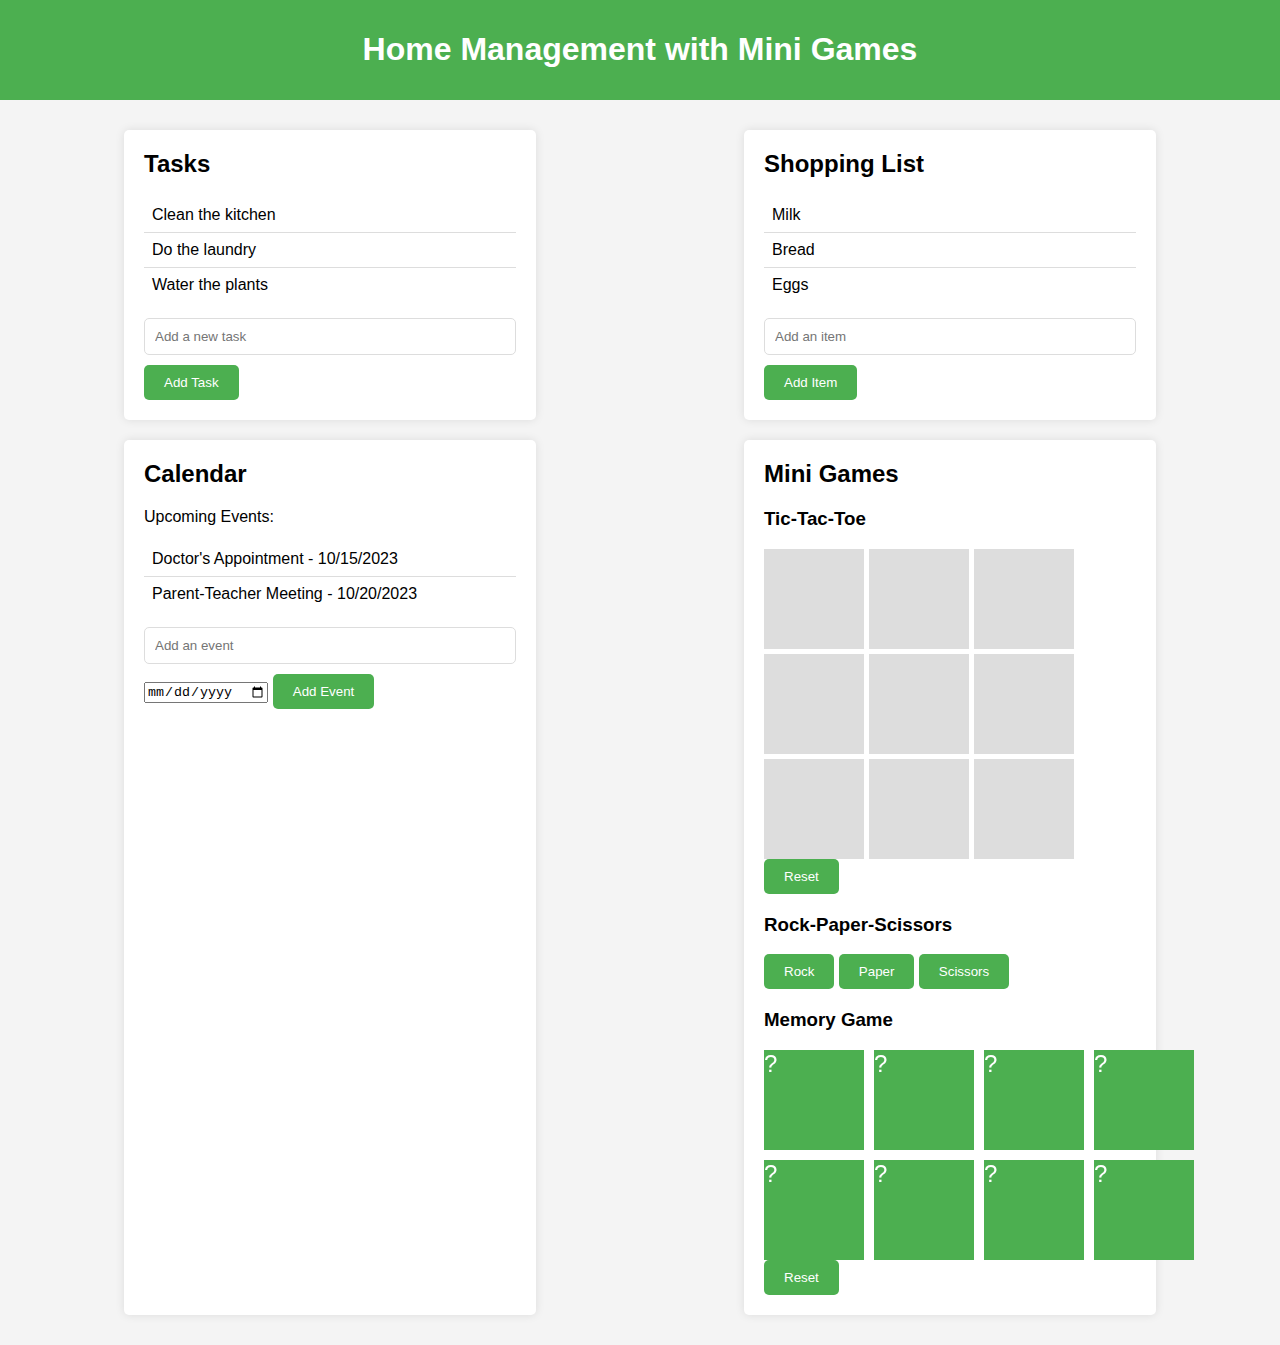
<file: home-management/home-management/index.html>
<!DOCTYPE html>
<html lang="en">
<head>
    <meta charset="UTF-8">
    <meta name="viewport" content="width=device-width, initial-scale=1.0">
    <title>Home Management with Mini Games</title>
    <style>
        body {
            font-family: Arial, sans-serif;
            margin: 0;
            padding: 0;
            background-color: #f4f4f4;
        }
        header {
            background-color: #4CAF50;
            color: white;
            padding: 10px 0;
            text-align: center;
        }
        .container {
            display: flex;
            flex-wrap: wrap;
            justify-content: space-around;
            padding: 20px;
        }
        .section {
            background-color: white;
            border-radius: 5px;
            box-shadow: 0 0 10px rgba(0, 0, 0, 0.1);
            margin: 10px;
            padding: 20px;
            width: 30%;
            min-width: 300px;
        }
        .section h2 {
            margin-top: 0;
        }
        ul {
            list-style-type: none;
            padding: 0;
        }
        ul li {
            padding: 8px;
            border-bottom: 1px solid #ddd;
        }
        ul li:last-child {
            border-bottom: none;
        }
        input[type="text"] {
            width: calc(100% - 22px);
            padding: 10px;
            margin-bottom: 10px;
            border: 1px solid #ddd;
            border-radius: 5px;
        }
        button {
            padding: 10px 20px;
            background-color: #4CAF50;
            color: white;
            border: none;
            border-radius: 5px;
            cursor: pointer;
        }
        button:hover {
            background-color: #45a049;
        }
        .game {
            margin-top: 20px;
        }
        .game-board {
            display: grid;
            grid-template-columns: repeat(3, 100px);
            grid-gap: 5px;
            margin-top: 10px;
        }
        .game-board div {
            width: 100px;
            height: 100px;
            background-color: #ddd;
            display: flex;
            align-items: center;
            justify-content: center;
            font-size: 24px;
            cursor: pointer;
        }
        .game-board div:hover {
            background-color: #ccc;
        }
        .memory-game {
            display: grid;
            grid-template-columns: repeat(4, 100px);
            grid-gap: 10px;
            margin-top: 10px;
        }
        .memory-card {
            width: 100px;
            height: 100px;
            background-color: #4CAF50;
            color: white;
            display: flex;
            align-items: center;
            justify-content: center;
            font-size: 24px;
            cursor: pointer;
            position: relative;
            transform-style: preserve-3d;
            transition: transform 0.5s;
        }
        .memory-card.flipped {
            transform: rotateY(180deg);
        }
        .memory-card .front,
        .memory-card .back {
            position: absolute;
            width: 100%;
            height: 100%;
            backface-visibility: hidden;
        }
        .memory-card .back {
            transform: rotateY(180deg);
        }
    </style>
</head>
<body>

<header>
    <h1>Home Management with Mini Games</h1>
</header>

<div class="container">
    <!-- Tasks Section -->
    <div class="section">
        <h2>Tasks</h2>
        <ul id="taskList">
            <li>Clean the kitchen</li>
            <li>Do the laundry</li>
            <li>Water the plants</li>
        </ul>
        <input type="text" id="taskInput" placeholder="Add a new task">
        <button onclick="addTask()">Add Task</button>
    </div>

    <!-- Shopping List Section -->
    <div class="section">
        <h2>Shopping List</h2>
        <ul id="shoppingList">
            <li>Milk</li>
            <li>Bread</li>
            <li>Eggs</li>
        </ul>
        <input type="text" id="shoppingInput" placeholder="Add an item">
        <button onclick="addShoppingItem()">Add Item</button>
    </div>

    <!-- Calendar Section -->
    <div class="section">
        <h2>Calendar</h2>
        <p>Upcoming Events:</p>
        <ul id="calendarEvents">
            <li>Doctor's Appointment - 10/15/2023</li>
            <li>Parent-Teacher Meeting - 10/20/2023</li>
        </ul>
        <input type="text" id="eventInput" placeholder="Add an event">
        <input type="date" id="eventDate">
        <button onclick="addEvent()">Add Event</button>
    </div>

    <!-- Mini Games Section -->
    <div class="section">
        <h2>Mini Games</h2>
        <div class="game">
            <h3>Tic-Tac-Toe</h3>
            <div class="game-board" id="ticTacToeBoard">
                <div data-index="0"></div>
                <div data-index="1"></div>
                <div data-index="2"></div>
                <div data-index="3"></div>
                <div data-index="4"></div>
                <div data-index="5"></div>
                <div data-index="6"></div>
                <div data-index="7"></div>
                <div data-index="8"></div>
            </div>
            <button onclick="resetTicTacToe()">Reset</button>
        </div>

        <div class="game">
            <h3>Rock-Paper-Scissors</h3>
            <button onclick="playRockPaperScissors('rock')">Rock</button>
            <button onclick="playRockPaperScissors('paper')">Paper</button>
            <button onclick="playRockPaperScissors('scissors')">Scissors</button>
            <p id="rpsResult"></p>
        </div>

        <div class="game">
            <h3>Memory Game</h3>
            <div class="memory-game" id="memoryGame">
                <!-- Cards will be generated dynamically -->
            </div>
            <button onclick="resetMemoryGame()">Reset</button>
        </div>
    </div>
</div>

<script>
    // Home Management Functions
    function addTask() {
        const taskInput = document.getElementById('taskInput');
        const taskList = document.getElementById('taskList');
        if (taskInput.value.trim() !== '') {
            const li = document.createElement('li');
            li.textContent = taskInput.value;
            taskList.appendChild(li);
            taskInput.value = '';
        }
    }

    function addShoppingItem() {
        const shoppingInput = document.getElementById('shoppingInput');
        const shoppingList = document.getElementById('shoppingList');
        if (shoppingInput.value.trim() !== '') {
            const li = document.createElement('li');
            li.textContent = shoppingInput.value;
            shoppingList.appendChild(li);
            shoppingInput.value = '';
        }
    }
    
    function addEvenQueryt() {
        const eventInput = document.getElementById('eventInput');
        const eventDate = document.getElementById('eventDate');
        const calendarEvents = document.getElementById('calendarEvents');
        if (eventInput.value.trim() !== '' && eventDate.value !== '') {
            const li = document.createElement('li');
            li.textContent = `${eventInput.value} - ${eventDate.value}`;
            calendarEvents.appendChild(li);
            eventInput.value = '';
            eventDate.value = '';
        }
    }
    //TODO:MAKE A FUNCTION THAT ADDS AN EVENT TO THE CALENDAR work with a time function
    function addEvent() {
        const eventInput = document.getElementById('eventInput');
        const eventDate = document.getElementById('eventDate');
        const calendarEvents = document.getElementById('calendarEvents');
        if (eventInput.value.trim() !== '' && eventDate.value !== '') {
            const li = document.createElement('li');
            li.textContent = `${eventInput.value} - ${eventDate.value}`;
            calendarEvents.appendChild(li);
            eventInput.value = '';
            eventDate.value = '';
        }
    }

    // Tic-Tac-Toe Game
    let currentPlayer = 'X';
    let board = ['', '', '', '', '', '', '', '', ''];
    const ticTacToeBoard = document.getElementById('ticTacToeBoard');

    ticTacToeBoard.addEventListener('click', (e) => {
        const cell = e.target;
        const index = cell.getAttribute('data-index');
        if (board[index] === '' && !checkWinner()) {
            board[index] = currentPlayer;
            cell.textContent = currentPlayer;
            if (checkWinner()) {
                alert(`${currentPlayer} wins!`);
            } else if (board.every(cell => cell !== '')) {
                alert('It\'s a draw!');
            } else {
                currentPlayer = currentPlayer === 'X' ? 'O' : 'X';
            }
        }
    });

    function checkWinner() {
        const winningCombinations = [
            [0, 1, 2], [3, 4, 5], [6, 7, 8], // Rows
            [0, 3, 6], [1, 4, 7], [2, 5, 8], // Columns
            [0, 4, 8], [2, 4, 6]             // Diagonals
        ];
        for (const combo of winningCombinations) {
            if (board[combo[0]] !== '' && board[combo[0]] === board[combo[1]] && board[combo[1]] === board[combo[2]]) {
                return true;
            }
        }
        return false;
    }

    function resetTicTacToe() {
        board = ['', '', '', '', '', '', '', '', ''];
        currentPlayer = 'X';
        Array.from(ticTacToeBoard.children).forEach(cell => cell.textContent = '');
    }

    // Rock-Paper-Scissors Game
    function playRockPaperScissors(playerChoice) {
        const choices = ['rock', 'paper', 'scissors'];
        const computerChoice = choices[Math.floor(Math.random() * 3)];
        let result = '';

        if (playerChoice === computerChoice) {
            result = 'It\'s a tie!';
        } else if (
            (playerChoice === 'rock' && computerChoice === 'scissors') ||
            (playerChoice === 'paper' && computerChoice === 'rock') ||
            (playerChoice === 'scissors' && computerChoice === 'paper')
        ) {
            result = 'You win!';
        } else {
            result = 'You lose!';
        }

        document.getElementById('rpsResult').textContent = `You chose ${playerChoice}, computer chose ${computerChoice}. ${result}`;
    }

    // Memory Game
    const memoryGame = document.getElementById('memoryGame');
    const cards = ['A', 'B', 'C', 'D', 'A', 'B', 'C', 'D'];
    let flippedCards = [];
    let matchedCards = [];

    function createMemoryGame() {
        cards.sort(() => Math.random() - 0.5);
        memoryGame.innerHTML = '';
        cards.forEach((card, index) => {
            const memoryCard = document.createElement('div');
            memoryCard.classList.add('memory-card');
            memoryCard.dataset.value = card;
            memoryCard.innerHTML = `
                <div class="front">?</div>
                <div class="back">${card}</div>
            `;
            memoryCard.addEventListener('click', flipCard);
            memoryGame.appendChild(memoryCard);
        });
    }

    function flipCard() {
        if (flippedCards.length < 2 && !this.classList.contains('flipped')) {
            this.classList.add('flipped');
            flippedCards.push(this);
            if (flippedCards.length === 2) {
                checkForMatch();
            }
        }
    }

    function checkForMatch() {
        const [card1, card2] = flippedCards;
        if (card1.dataset.value === card2.dataset.value) {
            matchedCards.push(card1, card2);
            if (matchedCards.length === cards.length) {
                alert('You win!');
            }
        } else {
            setTimeout(() => {
                card1.classList.remove('flipped');
                card2.classList.remove('flipped');
            }, 1000);
        }
        flippedCards = [];
    }

    function resetMemoryGame() {
        flippedCards = [];
        matchedCards = [];
        createMemoryGame();
    }

    // Initialize Memory Game
    createMemoryGame();
</script>

</body>
</html>
</file>
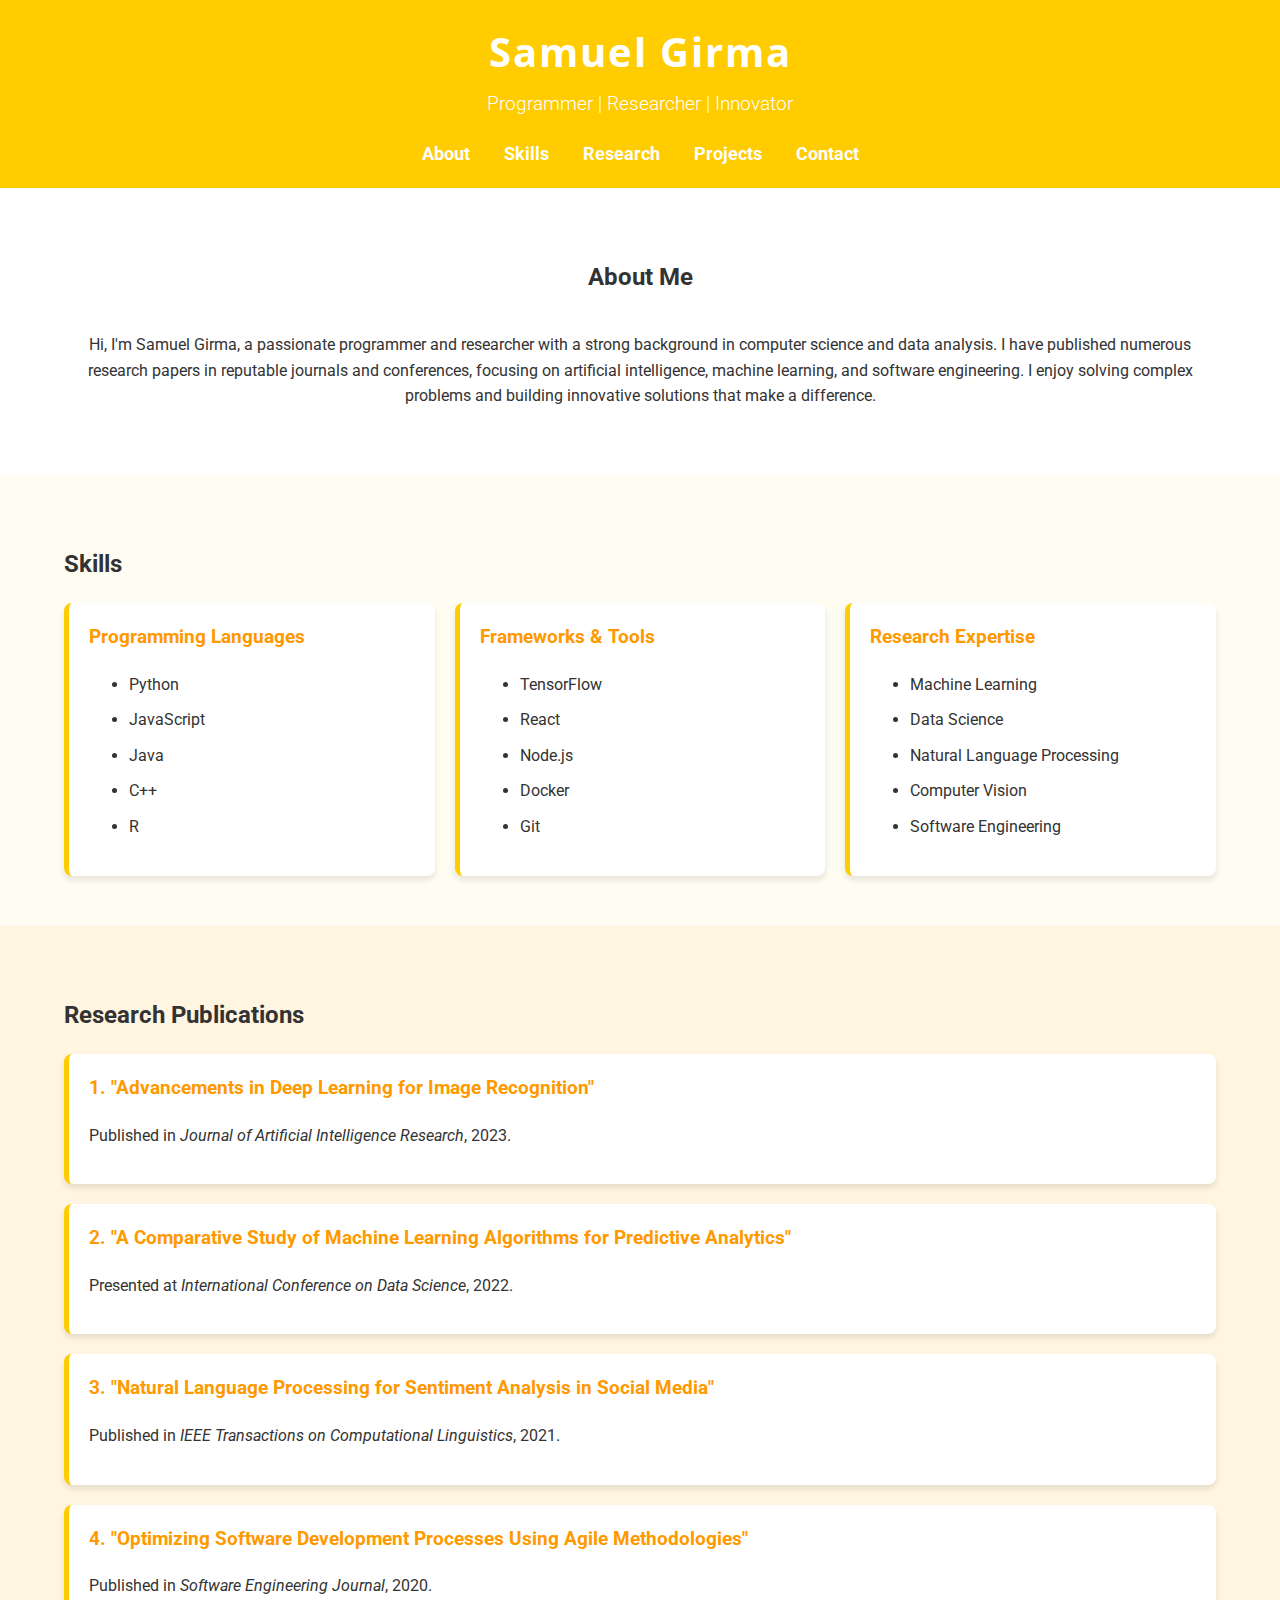
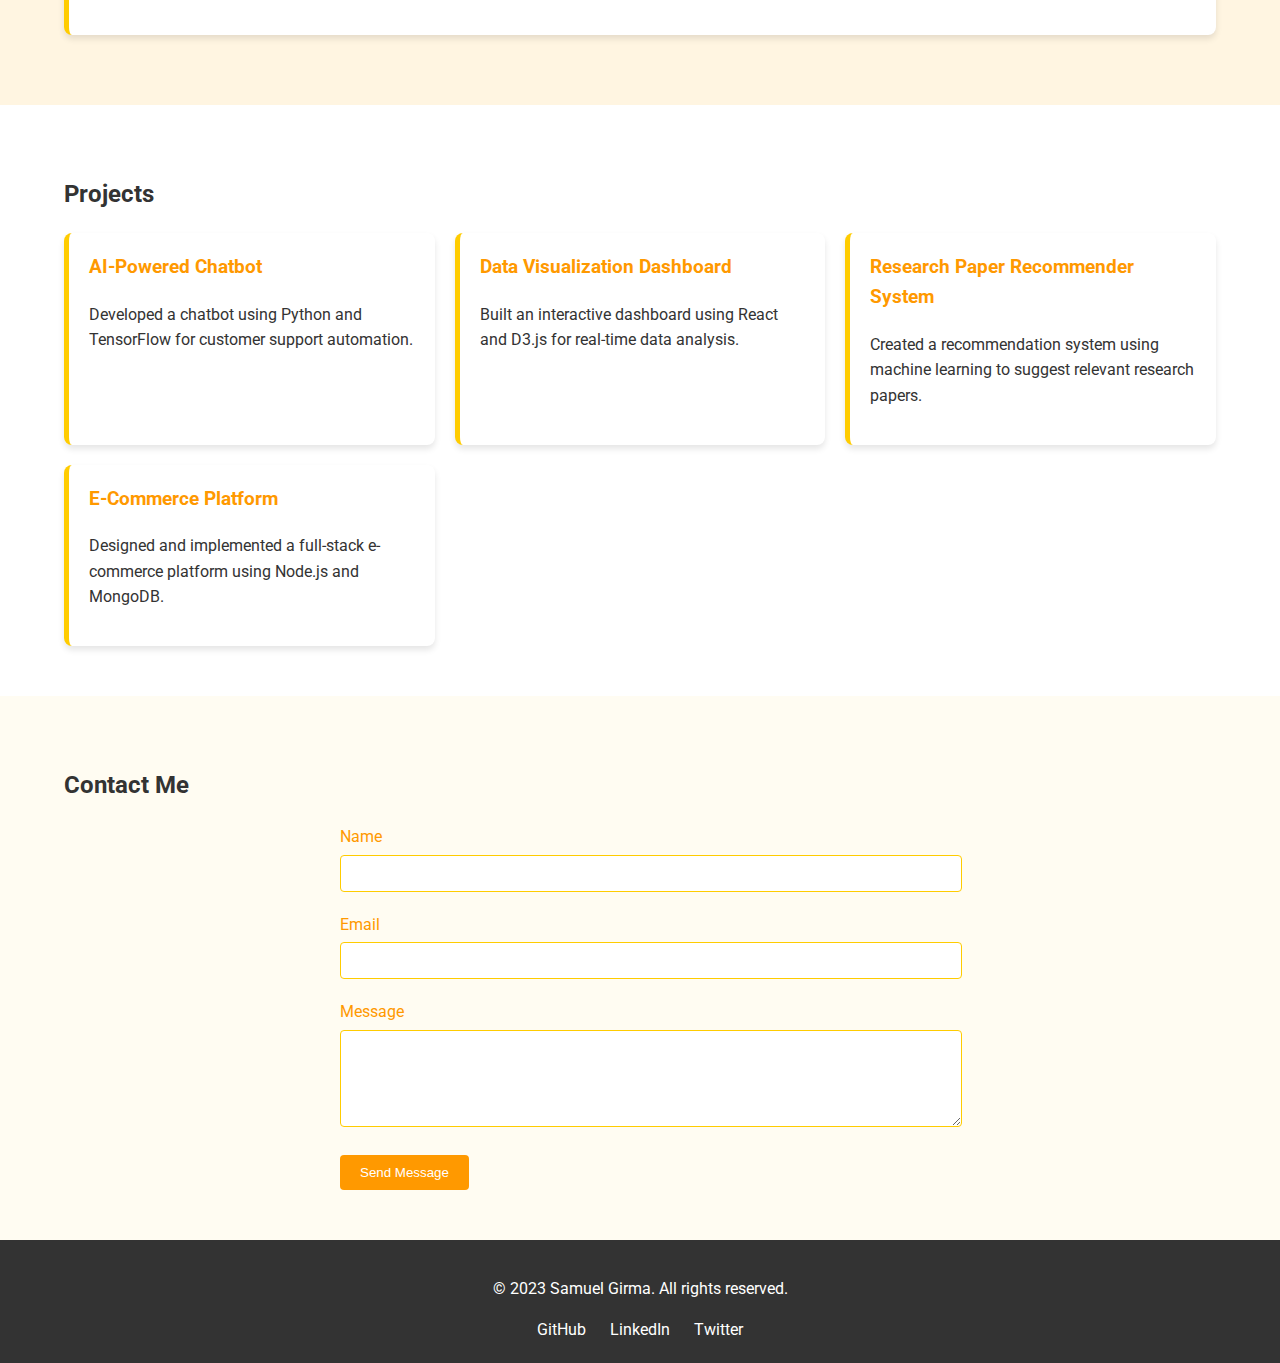
<file: New Folder/New Folder/index.html>
<!DOCTYPE html>
<html lang="en">
<head>
  <meta charset="UTF-8">
  <meta name="viewport" content="width=device-width, initial-scale=1.0">
  <title>Samuel Girma - Portfolio</title>
  <link rel="stylesheet" href="styles.css">
  <link href="https://fonts.googleapis.com/css2?family=Roboto:wght@400;700&family=Open+Sans:wght@400;600&display=swap" rel="stylesheet">
</head>
<body>
  <!-- Header Section -->
  <header>
    <div class="container">
      <h1>Samuel Girma</h1>
      <p>Programmer | Researcher | Innovator</p>
      <nav>
        <ul>
          <li><a href="#about">About</a></li>
          <li><a href="#skills">Skills</a></li>
          <li><a href="#research">Research</a></li>
          <li><a href="#projects">Projects</a></li>
          <li><a href="#contact">Contact</a></li>
        </ul>
      </nav>
    </div>
  </header>

  <!-- About Section -->
  <section id="about" class="about">
    <div class="container">
      <h2>About Me</h2>
      <div class="about-content">
        <p>
          Hi, I'm Samuel Girma, a passionate programmer and researcher with a strong background in computer science and data analysis. I have published numerous research papers in reputable journals and conferences, focusing on artificial intelligence, machine learning, and software engineering. I enjoy solving complex problems and building innovative solutions that make a difference.
        </p>
      </div>
    </div>
  </section>

  <!-- Skills Section -->
  <section id="skills" class="skills">
    <div class="container">
      <h2>Skills</h2>
      <div class="skills-grid">
        <div class="skill">
          <h3>Programming Languages</h3>
          <ul>
            <li>Python</li>
            <li>JavaScript</li>
            <li>Java</li>
            <li>C++</li>
            <li>R</li>
          </ul>
        </div>
        <div class="skill">
          <h3>Frameworks & Tools</h3>
          <ul>
            <li>TensorFlow</li>
            <li>React</li>
            <li>Node.js</li>
            <li>Docker</li>
            <li>Git</li>
          </ul>
        </div>
        <div class="skill">
          <h3>Research Expertise</h3>
          <ul>
            <li>Machine Learning</li>
            <li>Data Science</li>
            <li>Natural Language Processing</li>
            <li>Computer Vision</li>
            <li>Software Engineering</li>
          </ul>
        </div>
      </div>
    </div>
  </section>

  <!-- Research Section -->
  <section id="research" class="research">
    <div class="container">
      <h2>Research Publications</h2>
      <div class="research-list">
        <div class="publication">
          <h3>1. "Advancements in Deep Learning for Image Recognition"</h3>
          <p>Published in <em>Journal of Artificial Intelligence Research</em>, 2023.</p>
        </div>
        <div class="publication">
          <h3>2. "A Comparative Study of Machine Learning Algorithms for Predictive Analytics"</h3>
          <p>Presented at <em>International Conference on Data Science</em>, 2022.</p>
        </div>
        <div class="publication">
          <h3>3. "Natural Language Processing for Sentiment Analysis in Social Media"</h3>
          <p>Published in <em>IEEE Transactions on Computational Linguistics</em>, 2021.</p>
        </div>
        <div class="publication">
          <h3>4. "Optimizing Software Development Processes Using Agile Methodologies"</h3>
          <p>Published in <em>Software Engineering Journal</em>, 2020.</p>
        </div>
      </div>
    </div>
  </section>

  <!-- Projects Section -->
  <section id="projects" class="projects">
    <div class="container">
      <h2>Projects</h2>
      <div class="projects-grid">
        <div class="project">
          <h3>AI-Powered Chatbot</h3>
          <p>Developed a chatbot using Python and TensorFlow for customer support automation.</p>
        </div>
        <div class="project">
          <h3>Data Visualization Dashboard</h3>
          <p>Built an interactive dashboard using React and D3.js for real-time data analysis.</p>
        </div>
        <div class="project">
          <h3>Research Paper Recommender System</h3>
          <p>Created a recommendation system using machine learning to suggest relevant research papers.</p>
        </div>
        <div class="project">
          <h3>E-Commerce Platform</h3>
          <p>Designed and implemented a full-stack e-commerce platform using Node.js and MongoDB.</p>
        </div>
      </div>
    </div>
  </section>

  <!-- Contact Section -->
  <section id="contact" class="contact">
    <div class="container">
      <h2>Contact Me</h2>
      <form id="contact-form">
        <div class="form-group">
          <label for="name">Name</label>
          <input type="text" id="name" name="name" required>
        </div>
        <div class="form-group">
          <label for="email">Email</label>
          <input type="email" id="email" name="email" required>
        </div>
        <div class="form-group">
          <label for="message">Message</label>
          <textarea id="message" name="message" rows="5" required></textarea>
        </div>
        <button type="submit">Send Message</button>
      </form>
    </div>
  </section>

  <!-- Footer -->
  <footer>
    <div class="container">
      <p>&copy; 2023 Samuel Girma. All rights reserved.</p>
      <div class="social-links">
        <a href="https://github.com/samuelgirma" target="_blank">GitHub</a>
        <a href="https://linkedin.com/in/samuelgirma" target="_blank">LinkedIn</a>
        <a href="https://twitter.com/samuelgirma" target="_blank">Twitter</a>
      </div>
    </div>
  </footer>

  <script src="script.js"></script>
</body>
</html>
</file>
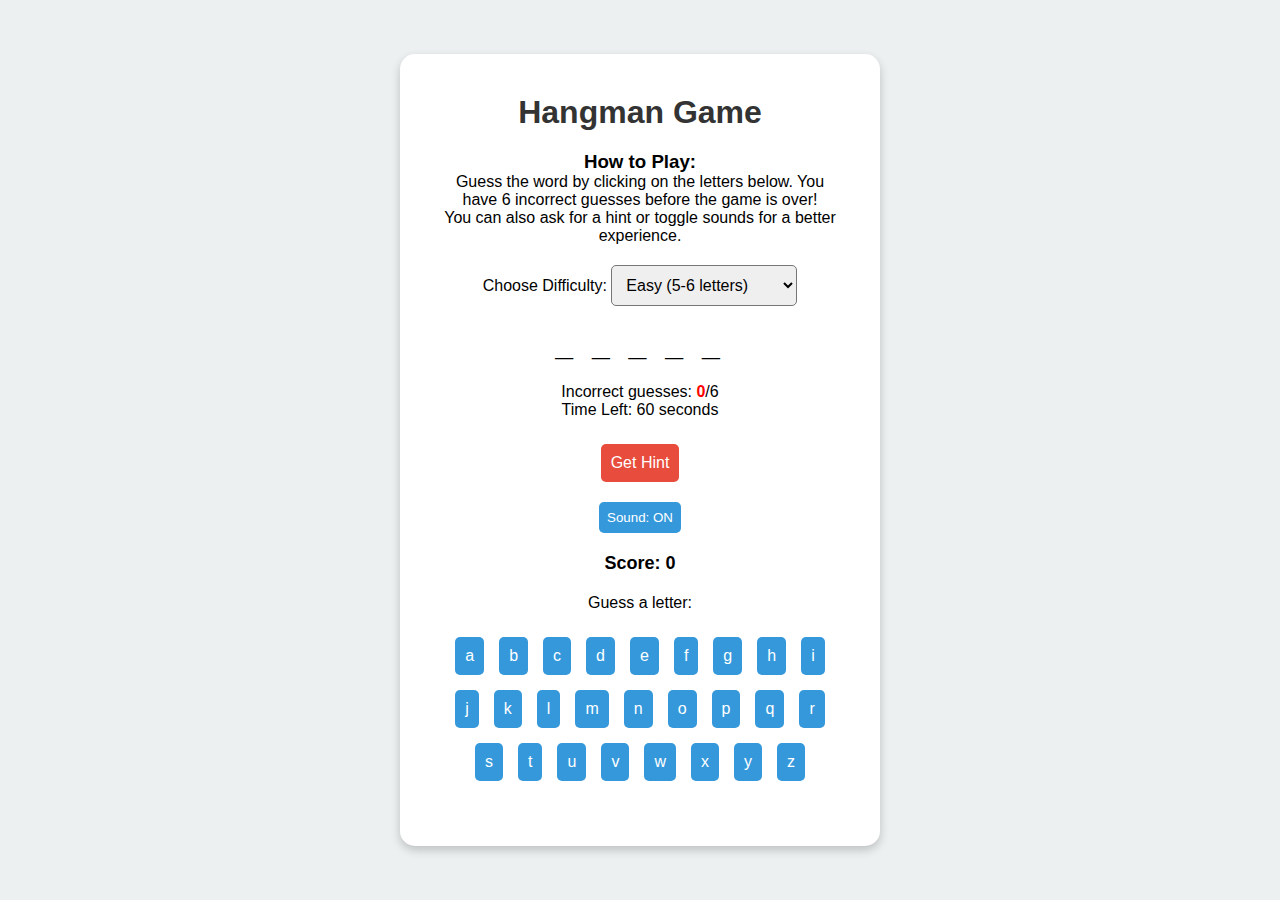
<file: PROJECT MY/bye/index.html>
<!DOCTYPE html>
<html lang="en">

<head>
    <meta charset="UTF-8">
    <meta name="viewport" content="width=device-width, initial-scale=1.0">
    <title>Hangman Game - Bye</title>
    <link rel="stylesheet" href="style.css">
    <style>
        .game-container {
            background-color: #ffffff;
            padding: 40px;
            border-radius: 15px;
            box-shadow: 0 4px 10px rgba(0, 0, 0, 0.2);
            width: 480px;
            text-align: center;
            margin: auto;
        }

        .difficulty-selector,
        .score-container {
            margin: 20px 0;
        }

        .difficulty-selector select {
            padding: 10px;
            font-size: 16px;
            border-radius: 5px;
        }

        .message-container {
            margin-top: 20px;
            font-size: 20px;
            font-weight: bold;
            color: #2c3e50;
        }

        .hint-container {
            margin-top: 15px;
            font-size: 18px;
            color: #34495e;
        }

        .hint-button {
            margin-top: 10px;
            padding: 10px;
            font-size: 16px;
            background-color: #e74c3c;
            color: white;
            border: none;
            border-radius: 5px;
            cursor: pointer;
        }

        .hint-button:hover {
            background-color: #c0392b;
        }

        .sound-container {
            margin-top: 20px;
        }

        .sound-toggle {
            padding: 8px;
            background-color: #3498db;
            color: white;
            border: none;
            border-radius: 5px;
            cursor: pointer;
        }

        .sound-toggle:active {
            background-color: #2980b9;
        }

        .score-container p {
            font-size: 18px;
            font-weight: bold;
        }

        .game-theme-dark {
            background-color: #2c3e50;
            color: white;
        }

        .game-theme-light {
            background-color: #ecf0f1;
            color: black;
        }

        #letters button {
            padding: 10px;
            margin: 5px;
            font-size: 16px;
            background-color: #3498db;
            color: white;
            border: none;
            border-radius: 5px;
            cursor: pointer;
        }

        #letters button:disabled {
            background-color: #bdc3c7;
            cursor: not-allowed;
        }
    </style>
</head>

<body>
    <div class="game-container">
        <h1>Hangman Game</h1>

        <!-- Game Instructions -->
        <div class="instructions">
            <h3>How to Play:</h3>
            <p>Guess the word by clicking on the letters below. You have 6 incorrect guesses before the game is over!</p>
            <p>You can also ask for a hint or toggle sounds for a better experience.</p>
        </div>

        <!-- Difficulty Selection -->
        <div class="difficulty-selector">
            <label for="difficulty">Choose Difficulty: </label>
            <select id="difficulty" onchange="startGame()">
                <option value="easy">Easy (5-6 letters)</option>
                <option value="medium">Medium (7-8 letters)</option>
                <option value="hard">Hard (9+ letters)</option>
            </select>
        </div>

        <!-- Word Display -->
        <div class="word-container">
            <p id="wordDisplay"></p>
        </div>

        <!-- Incorrect Guesses and Timer -->
        <div class="attempts-container">
            <p>Incorrect guesses: <span id="incorrectGuesses">0</span>/6</p>
            <p>Time Left: <span id="timer">60</span> seconds</p>
        </div>

        <!-- Hint Section -->
        <div class="hint-container">
            <button id="hintBtn" class="hint-button" onclick="giveHint()">Get Hint</button>
        </div>

        <!-- Sound Control -->
        <div class="sound-container">
            <button id="soundToggleBtn" class="sound-toggle" onclick="toggleSound()">Sound: ON</button>
        </div>

        <!-- Score Display -->
        <div class="score-container">
            <p>Score: <span id="score">0</span></p>
        </div>

        <!-- Letter Buttons -->
        <div class="letters-container">
            <p>Guess a letter:</p>
            <div id="letters"></div>
        </div>

        <!-- Message Display -->
        <div class="message-container">
            <p id="message"></p>
        </div>

        <!-- Restart Button -->
        <button id="restartBtn" style="display:none;" onclick="startGame()">Start New Game</button>
    </div>

    <script>
        const wordLists = {
            easy: ["apple", "banana", "grape", "peach", "mango","about","basis","grace"],
            medium: ["python", "javascript", "html", "css", "node", "react","godly"],
            hard: ["express", "typescript", "mongodb", "development", "websocket","melancholy"]
        };

        let selectedWord, wordDisplay, incorrectGuesses, guessedLetters, timerInterval, timeLeft, score, difficulty;
        let soundOn = true;
        let hintUsed = false;

        document.addEventListener("DOMContentLoaded", () => {
            difficulty = "easy";
            startGame();
        });

        function startGame() {
            clearInterval(timerInterval);
            difficulty = document.getElementById("difficulty").value;
            score = 0;
            updateScoreDisplay();
            incorrectGuesses = 0;
            guessedLetters = [];
            hintUsed = false;
            timeLeft = 60;
            document.getElementById("timer").textContent = timeLeft;

            const wordPool = wordLists[difficulty];
            selectedWord = wordPool[Math.floor(Math.random() * wordPool.length)];

            wordDisplay = Array(selectedWord.length).fill("_");
            document.getElementById("wordDisplay").textContent = wordDisplay.join(" ");
            document.getElementById("incorrectGuesses").textContent = incorrectGuesses;
            document.getElementById("message").textContent = "";
            document.getElementById("restartBtn").style.display = "none";
            document.getElementById("hintBtn").disabled = false;

            createLetterButtons();

            timerInterval = setInterval(updateTimer, 1000);

            if (difficulty === "hard") {
                document.body.classList.add('game-theme-dark');
            } else {
                document.body.classList.remove('game-theme-dark');
                document.body.classList.add('game-theme-light');
            }
        }

        function createLetterButtons() {
            const lettersContainer = document.getElementById("letters");
            lettersContainer.innerHTML = "";

            const alphabet = "abcdefghijklmnopqrstuvwxyz".split("");

            alphabet.forEach((letter) => {
                const button = document.createElement("button");
                button.textContent = letter;
                button.addEventListener("click", () => handleGuess(letter));
                lettersContainer.appendChild(button);
            });
        }

        function handleGuess(letter) {
            const buttons = document.querySelectorAll("#letters button");
            buttons.forEach((btn) => {
                if (btn.textContent === letter) {
                    btn.disabled = true;
                }
            });

            if (guessedLetters.includes(letter)) {
                return;
            }

            guessedLetters.push(letter);

            if (selectedWord.includes(letter)) {
                updateWordDisplay(letter);
                if (soundOn) playSound("correct");
            } else {
                incorrectGuesses++;
                document.getElementById("incorrectGuesses").textContent = incorrectGuesses;
                score--;
                if (soundOn) playSound("incorrect");
                updateScoreDisplay();
            }

            checkGameStatus();
        }

        function updateWordDisplay(letter) {
            for (let i = 0; i < selectedWord.length; i++) {
                if (selectedWord[i] === letter) {
                    wordDisplay[i] = letter;
                }
            }
            document.getElementById("wordDisplay").textContent = wordDisplay.join(" ");
        }

        function checkGameStatus() {
            if (wordDisplay.join("") === selectedWord) {
                document.getElementById("message").textContent = "Congratulations, you won!";
                score += 10;
                updateScoreDisplay();
                clearInterval(timerInterval);
                document.getElementById("restartBtn").style.display = "block";
            } else if (incorrectGuesses >= 6) {
                document.getElementById("message").textContent = `Game Over! The word was "${selectedWord}".`;
                clearInterval(timerInterval);
                document.getElementById("restartBtn").style.display = "block";
            }
        }

        function updateTimer() {
            timeLeft--;
            document.getElementById("timer").textContent = timeLeft;

            if (timeLeft <= 0) {
                clearInterval(timerInterval);
                document.getElementById("message").textContent = `Time's up! The word was "${selectedWord}".`;
                document.getElementById("restartBtn").style.display = "block";
            }
        }

        function updateScoreDisplay() {
            document.getElementById("score").textContent = score;
        }

        function giveHint() {
            if (!hintUsed) {
                const hiddenLetters = wordDisplay
                    .map((char, index) => (char === "_" ? index : null))
                    .filter((index) => index !== null);

                if (hiddenLetters.length > 0) {
                    const randomIndex = hiddenLetters[Math.floor(Math.random() * hiddenLetters.length)];
                    wordDisplay[randomIndex] = selectedWord[randomIndex];
                    document.getElementById("wordDisplay").textContent = wordDisplay.join(" ");
                    hintUsed = true;
                    document.getElementById("hintBtn").disabled = true;
                }
            }
        }

        function toggleSound() {
            soundOn = !soundOn;
            document.getElementById("soundToggleBtn").textContent = soundOn ? "Sound: ON" : "Sound: OFF";
        }

        function playSound(type) {
            let sound = new Audio();
            if (type === "correct") {
                sound.src = "correct-sound.mp3";
            } else {
                sound.src = "incorrect-sound.mp3";
            }
            sound.play();
        }

        document.getElementById("difficulty").addEventListener("change", (e) => {
            difficulty = e.target.value;
            startGame();
        });
    </script>
</body>

</html>
</file>
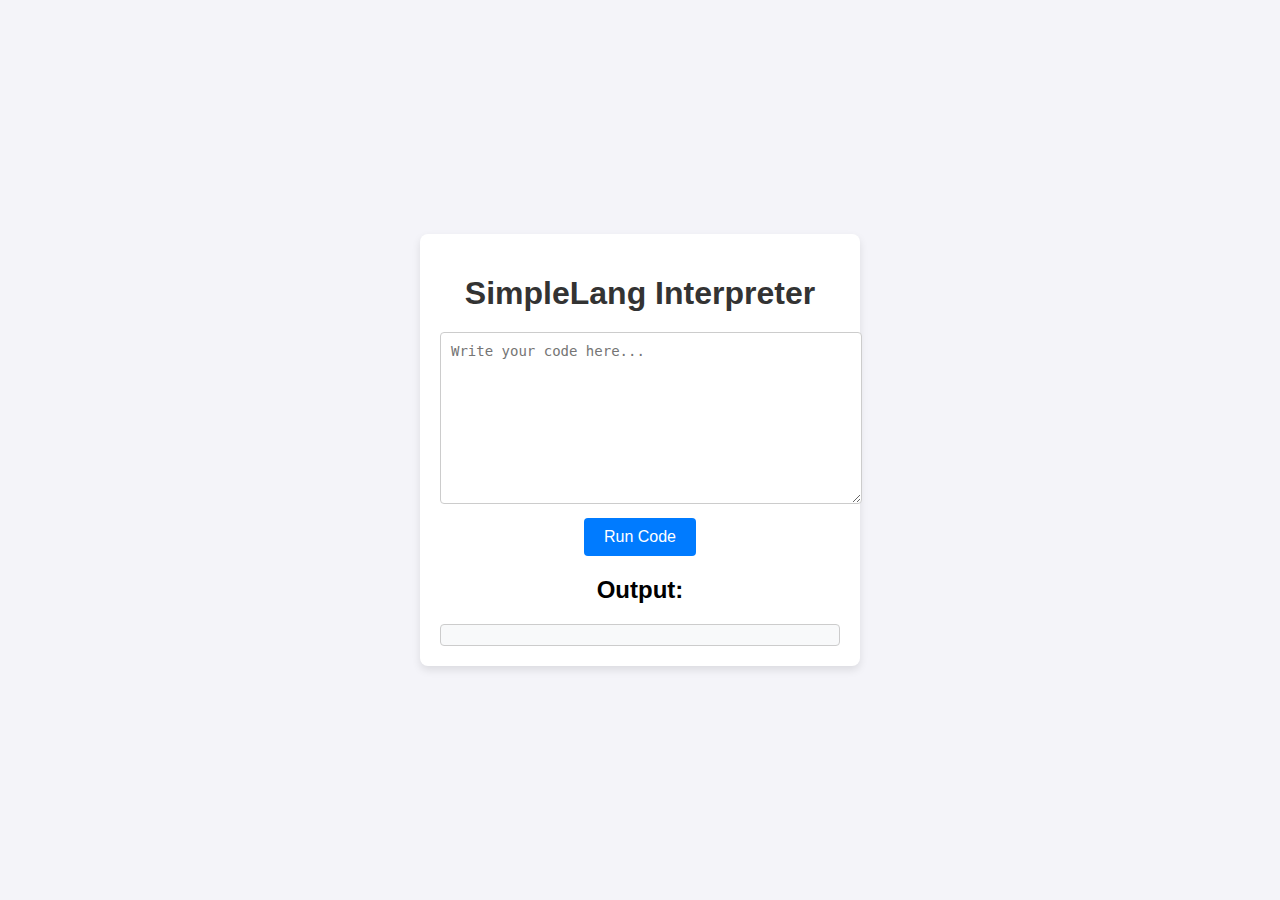
<file: Trinity/Trinity/index.html>
<!DOCTYPE html>
<html lang="en">
<head>
    <meta charset="UTF-8">
    <meta name="viewport" content="width=device-width, initial-scale=1.0">
    <title>SimpleLang Interpreter</title>
    <link rel="stylesheet" href="styles.css">
</head>
<body>
    <div class="container">
        <h1>SimpleLang Interpreter</h1>
        <textarea id="code" placeholder="Write your code here..."></textarea>
        <button id="run">Run Code</button>
        <h2>Output:</h2>
        <div id="output"></div>
    </div>
    <script src="interpreter.js"></script>
</body>
</html>
</file>
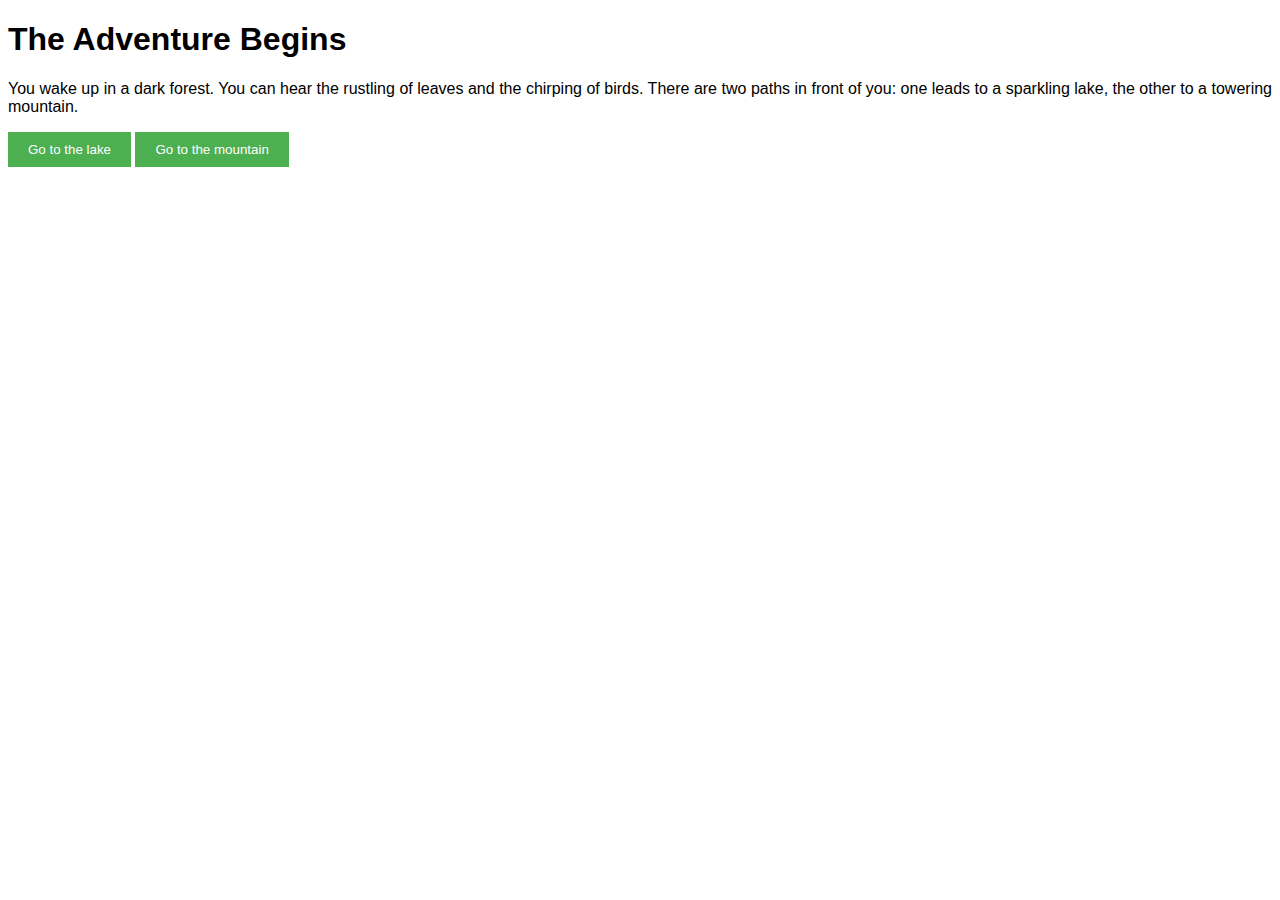
<file: A.A.C.S-main/A.A.C.S-main/Master/AACS/bin/Debug/net8.0/Data/Code_assistant/storybook.html>
<!DOCTYPE html>
<html>
<head>
  <title>Interactive Storybook</title>
  <style>
    body {
      font-family: sans-serif;
    }
    #story {
      text-align: justify;
    }
    button {
      padding: 10px 20px;
      background-color: #4CAF50;
      color: white;
      border: none;
      cursor: pointer;
    }
  </style>
</head>
<body>
  <div id="story">
    <h1>The Adventure Begins</h1>
    <p>You wake up in a dark forest. You can hear the rustling of leaves and the chirping of birds. There are two paths in front of you: one leads to a sparkling lake, the other to a towering mountain.</p>
    <button onclick="choosePath('lake')">Go to the lake</button>
    <button onclick="choosePath('mountain')">Go to the mountain</button>
  </div>
  <script>
    function choosePath(path) {
      if (path === 'lake') {
        document.getElementById('story').innerHTML = 'You arrive at a beautiful lake. The water is crystal clear and you see a small boat tied to a dock. Do you want to take the boat?';
        document.getElementById('story').innerHTML += '<button onclick="chooseAction(\'takeBoat\')">Take the boat</button>';
        document.getElementById('story').innerHTML += '<button onclick="chooseAction(\'stay\')">Stay on the shore</button>';
      } else if (path === 'mountain') {
        document.getElementById('story').innerHTML = 'You climb the steep mountain path. The air gets thinner as you ascend. You reach a cave at the top. Do you want to enter the cave?';
        document.getElementById('story').innerHTML += '<button onclick="chooseAction(\'enterCave\')">Enter the cave</button>';
        document.getElementById('story').innerHTML += '<button onclick="chooseAction(\'turnBack\')">Turn back</button>';
      }
    }

    function chooseAction(action) {
      // Add more story logic here based on user choices
    }
  </script>
</body>
</html>
</file>
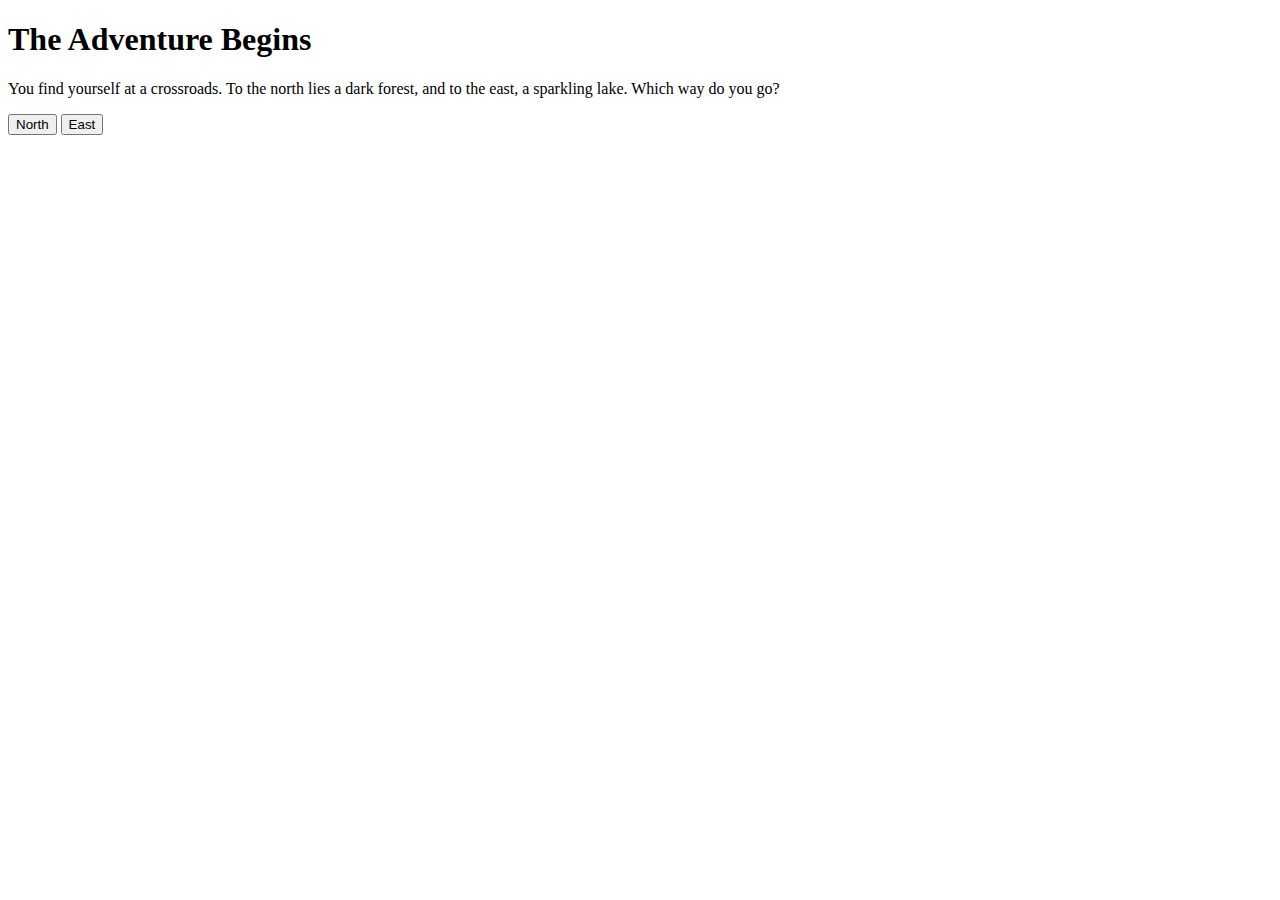
<file: A.A.C.S-main/A.A.C.S-main/Master/AACS/bin/Debug/net8.0/Data/Real_time_translator/interactive_storybook.html>
<!DOCTYPE html>
<html>
<head>
  <title>Interactive Storybook</title>
</head>
<body>
  <h1>The Adventure Begins</h1>
  <p>You find yourself at a crossroads. To the north lies a dark forest, and to the east, a sparkling lake. Which way do you go?</p>
  <button onclick="goToNorth()">North</button>
  <button onclick="goToEast()">East</button>
  <script>
    function goToNorth() {
      // ... (Code to navigate to the north path)
    }
    function goToEast() {
      // ... (Code to navigate to the east path)
    }
  </script>
</body>
</html>
</file>
<file: New Folder/New Folder/styles.css>
/* General Styles */
body {
  font-family: 'Roboto', sans-serif;
  margin: 0;
  padding: 0;
  line-height: 1.6;
  color: #333;
  background-color: #fff5e1; /* Soft yellow background */
}

/* Container */
.container {
  width: 90%;
  max-width: 1200px;
  margin: 0 auto;
}

/* Header */
header {
  background: #ffcc00; /* Bold yellow background */
  color: #fff;
  padding: 20px 0;
  text-align: center;
  box-shadow: 0 4px 10px rgba(0, 0, 0, 0.1);
}

header h1 {
  margin: 0;
  font-size: 2.5rem;
  font-family: 'Open Sans', sans-serif;
  font-weight: 700;
  letter-spacing: 2px;
}

header p {
  margin: 5px 0 0;
  font-size: 1.2rem;
  font-weight: 300;
}

header nav ul {
  list-style: none;
  padding: 0;
  margin: 20px 0 0;
}

header nav ul li {
  display: inline;
  margin: 0 15px;
}

header nav ul li a {
  color: #fff;
  text-decoration: none;
  font-weight: bold;
  font-size: 1.1rem;
}

header nav ul li a:hover {
  color: #ff9900; /* Accent hover effect */
}

/* About Section */
.about {
  padding: 50px 0;
  background: #fff;
  text-align: center;
}

.about-content {
  display: flex;
  align-items: center;
  justify-content: center;
}

.profile-img {
  width: 150px;
  height: 150px;
  border-radius: 50%;
  margin-right: 30px;
  border: 4px solid #ffcc00; /* Yellow border for profile image */
}

/* Skills Section */
.skills {
  padding: 50px 0;
  background: #fffcf2; /* Light yellow background */
  color: #333;
}

.skills-grid {
  display: grid;
  grid-template-columns: repeat(auto-fit, minmax(300px, 1fr));
  gap: 20px;
}

.skill {
  background: #fff;
  padding: 20px;
  border-radius: 8px;
  box-shadow: 0 4px 6px rgba(0, 0, 0, 0.1);
  border-left: 5px solid #ffcc00; /* Yellow left border */
}

.skill h3 {
  margin-top: 0;
  color: #ff9900; /* Dark yellow for headings */
}

.skill ul li {
  margin: 10px 0;
}

/* Research Section */
.research {
  padding: 50px 0;
  background: #fff5e1; /* Soft yellow background */
}

.research-list {
  margin-top: 20px;
}

.publication {
  background: #fff;
  padding: 20px;
  margin-bottom: 20px;
  border-radius: 8px;
  box-shadow: 0 4px 6px rgba(0, 0, 0, 0.1);
  border-left: 5px solid #ffcc00; /* Yellow left border for publications */
}

.publication h3 {
  margin-top: 0;
  color: #ff9900; /* Yellow accent on headings */
}

/* Projects Section */
.projects {
  padding: 50px 0;
  background: #fff;
}

.projects-grid {
  display: grid;
  grid-template-columns: repeat(auto-fit, minmax(300px, 1fr));
  gap: 20px;
}

.project {
  background: #fff;
  padding: 20px;
  border-radius: 8px;
  box-shadow: 0 4px 6px rgba(0, 0, 0, 0.1);
  border-left: 5px solid #ffcc00; /* Yellow border for projects */
}

.project h3 {
  margin-top: 0;
  color: #ff9900; /* Yellow for project titles */
}

/* Contact Section */
.contact {
  padding: 50px 0;
  background: #fffcf2; /* Light yellow background for contact */
}

.contact form {
  max-width: 600px;
  margin: 0 auto;
}

.form-group {
  margin-bottom: 20px;
}

.form-group label {
  display: block;
  margin-bottom: 5px;
  color: #ff9900; /* Yellow label text */
}

.form-group input, .form-group textarea {
  width: 100%;
  padding: 10px;
  border: 1px solid #ffcc00; /* Yellow border */
  border-radius: 4px;
  background: #fff;
}

button {
  background: #ff9900; /* Bright yellow button */
  color: #fff;
  padding: 10px 20px;
  border: none;
  border-radius: 4px;
  cursor: pointer;
}

button:hover {
  background: #ff6600; /* Darker orange on hover */
}

/* Footer */
footer {
  background: #333;
  color: #fff;
  text-align: center;
  padding: 20px 0;
}

.social-links a {
  color: #fff;
  margin: 0 10px;
  text-decoration: none;
}

.social-links a:hover {
  color: #ffcc00; /* Yellow hover effect */
}
</file>
<file: PROJECT MY/bye/style.css>
* {
    margin: 0;
    padding: 0;
    box-sizing: border-box;
}

body {
    font-family: Arial, sans-serif;
    background-color: #f7f7f7;
    display: flex;
    justify-content: center;
    align-items: center;
    height: 100vh;
}

.game-container {
    background-color: #fff;
    padding: 20px;
    border-radius: 10px;
    box-shadow: 0 4px 6px rgba(0, 0, 0, 0.1);
    width: 400px;
    text-align: center;
}

h1 {
    color: #333;
    margin-bottom: 20px;
}

.word-container p {
    font-size: 32px;
    letter-spacing: 5px;
    font-weight: bold;
    margin-bottom: 20px;
}

.letters-container p {
    margin: 20px 0;
}

#letters {
    display: flex;
    flex-wrap: wrap;
    gap: 5px;
    justify-content: center;
}

button {
    padding: 10px 20px;
    background-color: #4CAF50;
    color: #fff;
    border: none;
    border-radius: 5px;
    cursor: pointer;
}

button:hover {
    background-color: #45a049;
}

#incorrectGuesses {
    color: red;
    font-weight: bold;
}

.message-container {
    margin-top: 20px;
    font-size: 18px;
    font-weight: bold;
    color: #333;
}
</file>
<file: Trinity/Trinity/styles.css>
body {
    font-family: Arial, sans-serif;
    background-color: #f4f4f9;
    margin: 0;
    padding: 0;
    display: flex;
    justify-content: center;
    align-items: center;
    height: 100vh;
}

.container {
    background-color: #fff;
    padding: 20px;
    border-radius: 8px;
    box-shadow: 0 4px 8px rgba(0, 0, 0, 0.1);
    width: 400px;
    text-align: center;
}

h1 {
    margin-bottom: 20px;
    color: #333;
}

textarea {
    width: 100%;
    height: 150px;
    padding: 10px;
    border: 1px solid #ccc;
    border-radius: 4px;
    font-family: monospace;
    font-size: 14px;
    margin-bottom: 10px;
    resize: vertical;
}

button {
    padding: 10px 20px;
    background-color: #007bff;
    color: #fff;
    border: none;
    border-radius: 4px;
    cursor: pointer;
    font-size: 16px;
}

button:hover {
    background-color: #0056b3;
}

#output {
    margin-top: 20px;
    padding: 10px;
    background-color: #f8f9fa;
    border: 1px solid #ccc;
    border-radius: 4px;
    text-align: left;
    font-family: monospace;
    font-size: 14px;
    white-space: pre-wrap;
}
</file>
